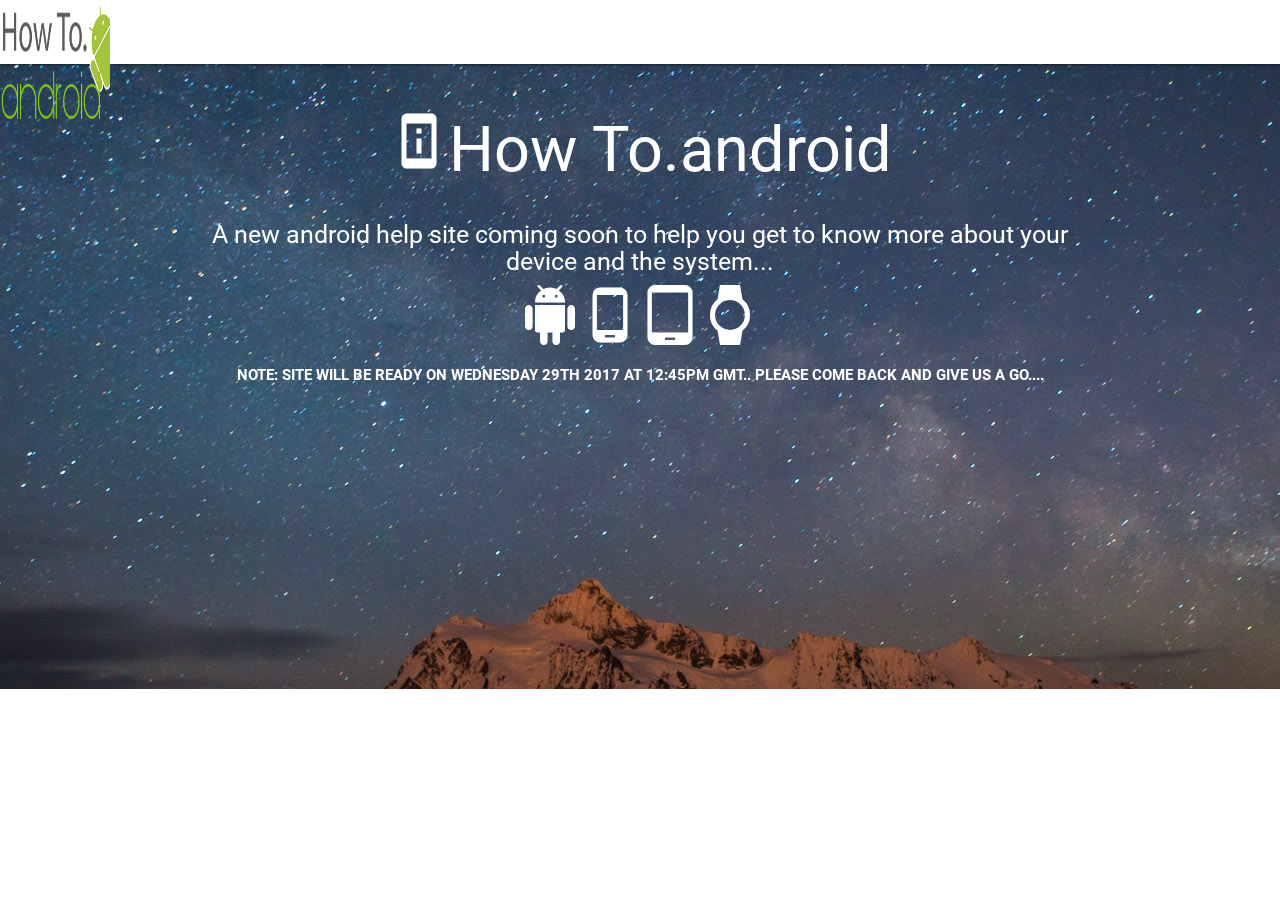
<file: index-coming soon.html>
<!DOCTYPE html>
<html lang="en">
<head>
  <meta http-equiv="Content-Type" content="text/html; charset=UTF-8"/>
  <meta name="viewport" content="width=device-width, initial-scale=1"/>
    <link rel="icon" 
      type="assets/HowTo-Android%20logo.png" 
      href="/assets/HowTo-Android%20logo.png" />
  <title>How To.android</title>

  <!-- CSS  -->
  <link href="https://fonts.googleapis.com/icon?family=Material+Icons" rel="stylesheet">
  <link href="css/materialize.css" type="text/css" rel="stylesheet" media="screen,projection"/>
  <link href="css/style.css" type="text/css" rel="stylesheet" media="screen,projection"/>
</head>
<body>
    
    <!-- START OF NAVBAR-->
  <nav>
    <div class="nav-wrapper">
      <img src="assets/HowTo-Android%20logo.png" height="125" width="110">
      <a href="#" data-activates="nav-mobile" class="button-collapse"><i class="material-icons">apps</i></a>
    </div>
  </nav>

<!-- END OF NAVBAR-->

  <div id="index-banner" class="parallax-container">
    <div class="section no-pad-bot">
      <div class="container">
        <br><br>
        <h1 class="header center white-text text-lighten-2"><i class="medium material-icons">perm_device_information</i>How To.android</h1>
        <div class="row center">
          <h5 class="header col s12 white-text text-lighten-2">A new android help site coming soon to help you get to know more about your device and the system...</h5>
            <a class="white-text text-lighten-2"><i class="medium material-icons">android</i><i class="medium material-icons">phone_android</i><i class="medium material-icons">tablet_android</i><i class="medium material-icons">watch</i></a>
            <p class="white-text text-lighten-2"><b>NOTE: SITE WILL BE READY ON WEDNESDAY 29TH 2017 AT 12:45PM GMT.. PLEASE COME BACK AND GIVE US A GO....</b></p>
        </div>
        <div class="row center">
        </div>
        <br><br>

      </div>
    </div>
    <div class="parallax"><img src="background3.jpeg" alt="Unsplashed background img 1"></div>
  </div>




  <!--  Scripts-->
  <script src="https://code.jquery.com/jquery-2.1.1.min.js"></script>
  <script src="js/materialize.js"></script>
  <script src="js/init.js"></script>

  </body>
</html>
</file>
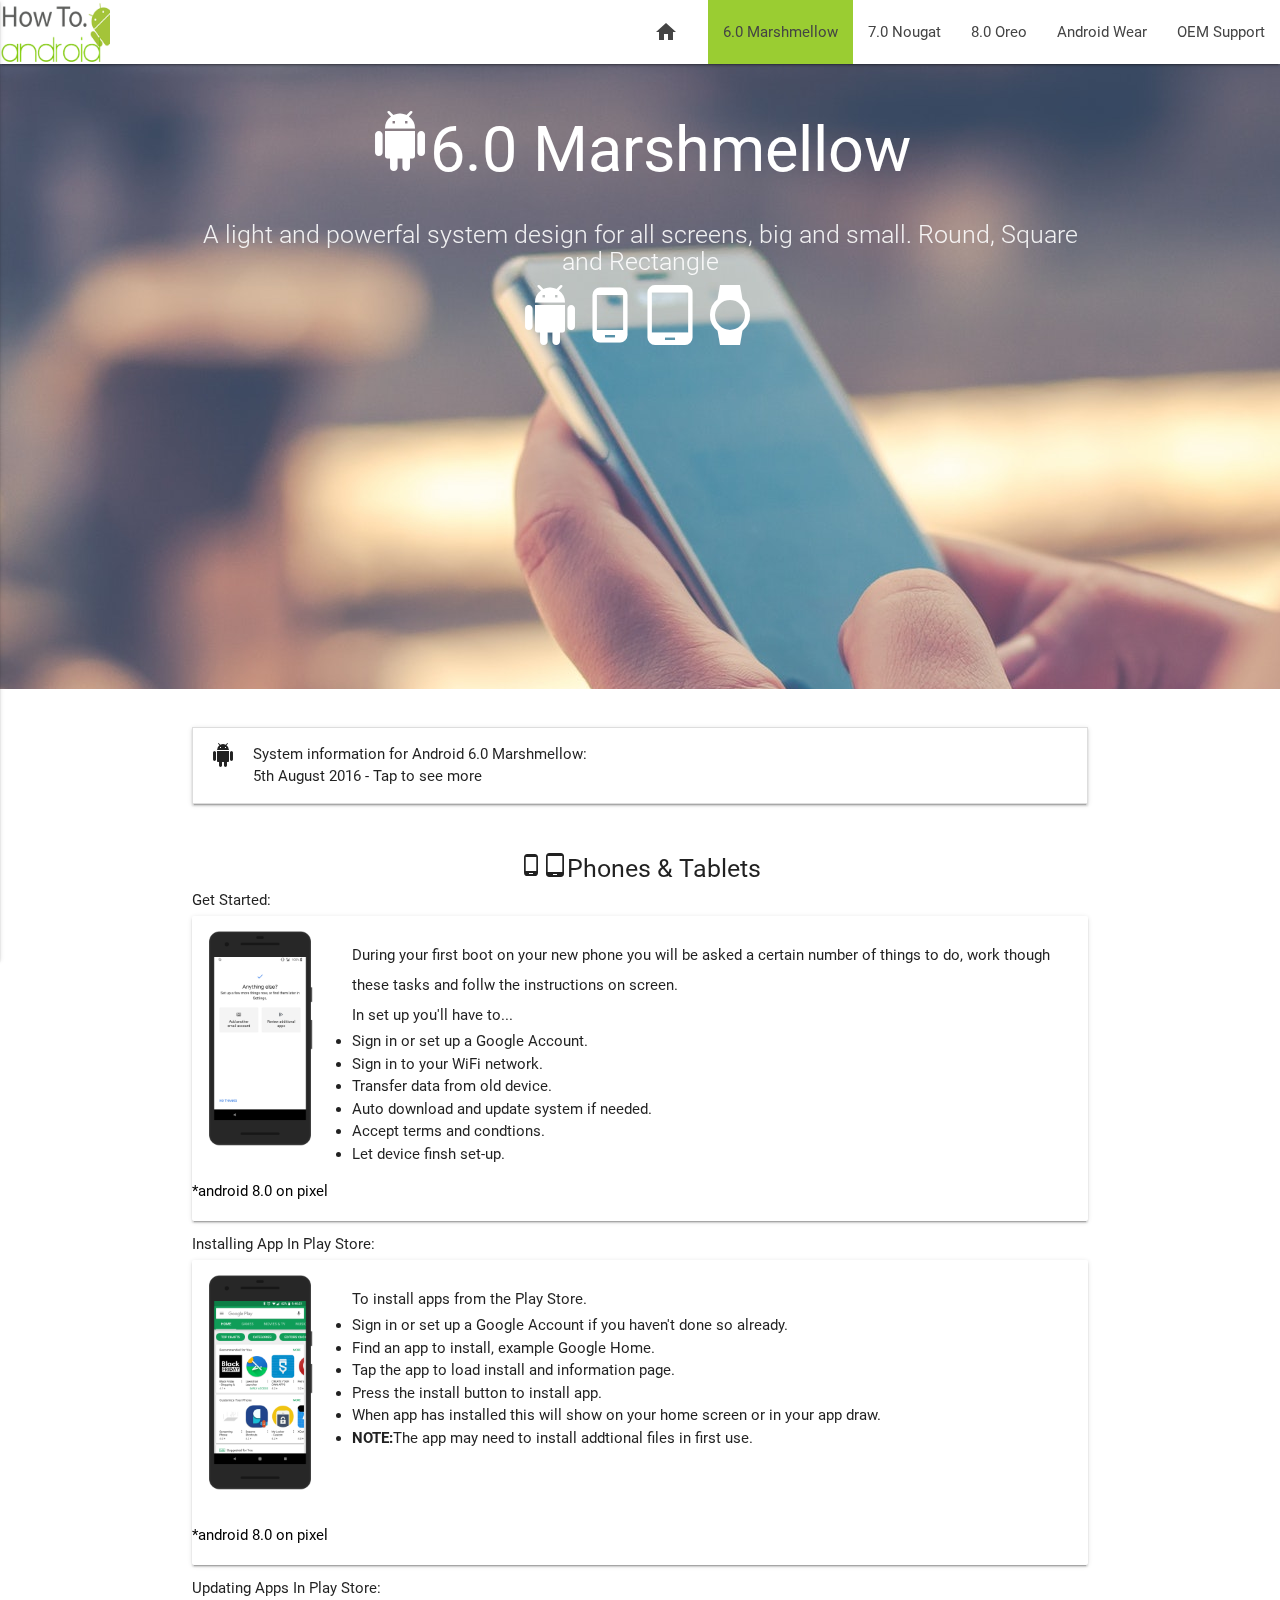
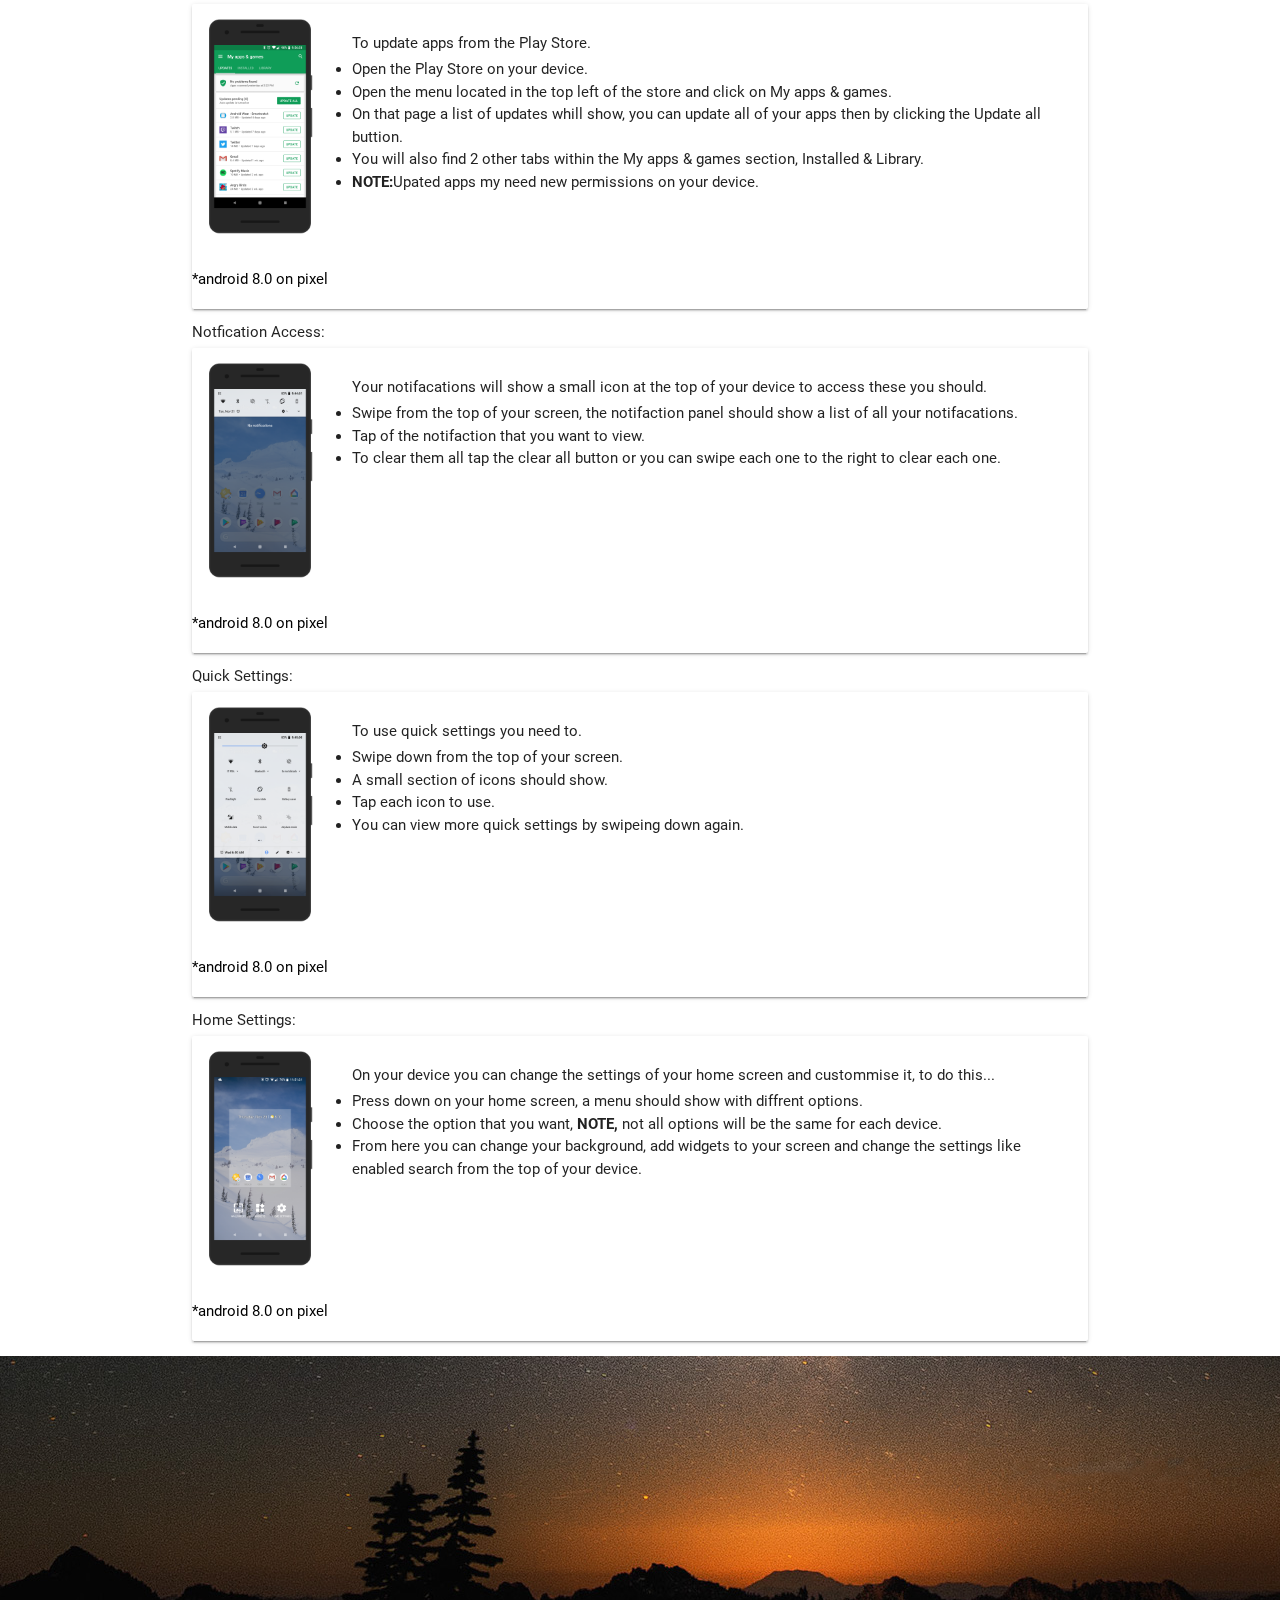
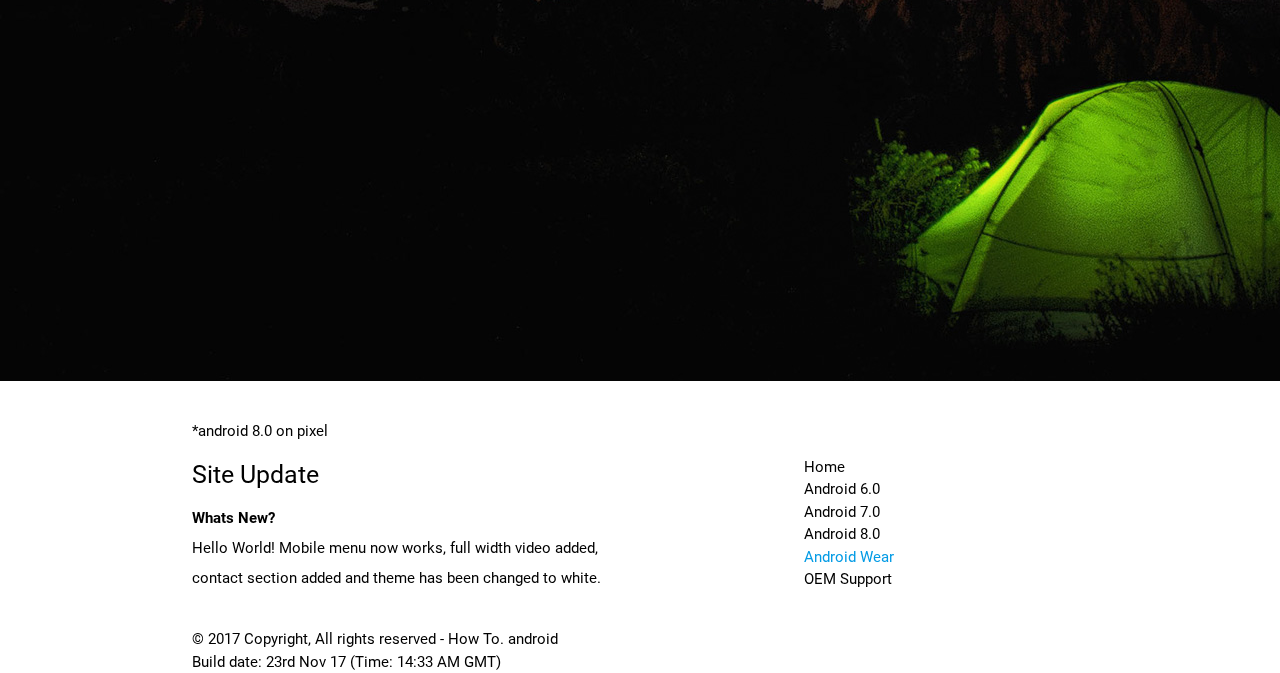
<file: marshmellow.html>
<!DOCTYPE html>
<html lang="en">
<head>
  <meta http-equiv="Content-Type" content="text/html; charset=UTF-8"/>
  <meta name="viewport" content="width=device-width, initial-scale=1"/>
    <link rel="icon" 
      type="assets/HowTo-Android%20logo.png" 
      href="/assets/HowTo-Android%20logo.png" />
  <title>How To.android</title>

  <!-- CSS  -->
  <link href="https://fonts.googleapis.com/icon?family=Material+Icons" rel="stylesheet">
  <link href="css/materialize.css" type="text/css" rel="stylesheet" media="screen,projection"/>
  <link href="css/style.css" type="text/css" rel="stylesheet" media="screen,projection"/>
</head>
<body>
    
    <!-- START OF NAVBAR-->
  <nav>
    <div class="nav-wrapper">
      <img src="assets/HowTo-Android%20logo.png" height="65" width="110">
      <!--<a href="#" data-activates="mobile-demo" class="button-collapse"><i class="material-icons">menu</i></a>-->
      <ul class="right hide-on-med-and-down">
        <li><a href="index.html"><i class="material-icons left">home</i></a></li>  
        <li class="active" style="background-color: yellowgreen" ><a href="marshmellow.html">6.0 Marshmellow</a></li>
        <li><a href="nougat.html">7.0 Nougat</a></li>
        <li><a href="oreo.html">8.0 Oreo</a></li>
        <li><a href="Android%20Wear.html">Android Wear</a></li>
        <li><a href="OEM-MAN-support.html">OEM Support</a></li>
      </ul>
       <ul id="nav-mobile" class="side-nav">
        <img src="assets/HowTo-Android%20logo.png" height="65" width="100">   
        <li><a href="index.html"><i class="material-icons left">home</i>Home</a></li>
        <li><a>Android Systems</a></li> 
        <li class="active" style="background-color: yellowgreen"><a href="marshmellow.html"><i class="material-icons left">android</i>6.0 Marshmellow</a></li>
        <li><a href="nougat.html"><i class="material-icons left">android</i>7.0 Nougat</a></li>
        <li><a href="oreo.html"><i class="material-icons left">android</i>8.0 Oreo</a></li>
        <li><a href="Android%20Wear.html"><i class="material-icons left">android</i>Android Wear</a></li>
        <li><a href="OEM-MAN-support.html"><i class="material-icons left">perm_device_information</i>OEM Support</a></li>
      </ul>
      <a href="#" data-activates="nav-mobile" class="button-collapse"><i class="material-icons">apps</i></a>
    </div>
  </nav>

<!-- END OF NAVBAR-->

  <div id="index-banner" class="parallax-container">
    <div class="section no-pad-bot">
      <div class="container">
        <br><br>
        <h1 class="header center white-text text-lighten-2"><i class="medium material-icons">android</i>6.0 Marshmellow</h1>
        <div class="row center">
          <h5 class="header col s12 light">A light and powerfal system design for all screens, big and small. Round, Square and Rectangle</h5>
            <a class="white-text"><i class="medium material-icons">android</i><i class="medium material-icons">phone_android</i><i class="medium material-icons">tablet_android</i><i class="medium material-icons">watch</i></a>
        </div>
        <div class="row center">
        </div>
        <br><br>

      </div>
    </div>
    <div class="parallax"><img src="marshmellow-bk.jpeg" alt="Unsplashed background img 1"></div>
  </div>

<!-- Info section 1-->
  <div class="container">
    <div class="section"></div>
          <ul class="collapsible" data-collapsible="accordion">
    <li>
      <div class="collapsible-header"><i class="material-icons">android</i>System information for Android 6.0 Marshmellow:<br> 5th August 2016 - Tap to see more</div>
      <div class="collapsible-body"><span><div class="icon-block">
            <h2 class="center black-text"><i class="material-icons">system_update</i></h2>
            <h5 class="center"><b>Current system update &amp; patch</b></h5>
            <h5 class="center">August 05 2016 - FINAL UPDATE</h5>

            <p class="light">By downloading &amp; installing this update it will remove bugs and make your phone more stable, this will also patch your phone with new security fixes to protect your device...</p>
          <p>Go to Settings > System > About Phone, device system information will be located in this section.</p>
              <p><b>PLEASE NOTE&#58;</b> The August patch is the final patch for devices on 6.0 Marshmellow... Please check <b> about phone</b> in settings.</p>
          </div></span></div>
        <div class="icon-block">
          </div>
    </li>
  </ul>   
      </div> 
    
      <!-- Info section 1-->  
    <br>
    <h5 class="center"><i class="material-icons">phone_android</i><i class="material-icons">tablet_android</i>Phones &amp; Tablets</h5>
      
      <!--Card section 1 start-->
      <div class="container" class="row" class="col s10 m5">
          <h6>Get Started:</h6>
    <div class="card horizontal">
      <div class="card-image">
        <img src="assets/pixel-home.png" width="250" height="245">
          <P class="black-text text-lighten-3">*android 8.0 on pixel</P>
      </div>
      <div class="card-stacked">
        <div class="card-content">
          <p>During your first boot on your new phone you will be asked a certain number of things to do, work though these tasks and follw the instructions on screen. <br> In set up you'll have to...</p>
            <oi>
            <li>Sign in or set up a Google Account.</li>
            <li>Sign in to your WiFi network.</li>
            <li>Transfer data from old device.</li>    
            <li>Auto download and update system if needed.</li>    
            <li>Accept terms and condtions.</li>
            <li>Let device finsh set-up.</li>    
            </oi>
        </div>
      </div>
    </div>
  
  <div class="col m5">
      <h6>Installing App In Play Store:</h6>
    <div class="card horizontal">
      <div class="card-image">
        <img src="assets/Play-store-pixel.png" width="250" height="245">
          <P class="black-text text-lighten-3">*android 8.0 on pixel</P>
      </div>
      <div class="card-stacked">
        <div class="card-content">
          <p>To install apps from the Play Store.</p>
            <oi>
            <li>Sign in or set up a Google Account if you haven't done so already.</li>
            <li>Find an app to install, example Google Home.</li>
            <li>Tap the app to load install and information page.</li>    
            <li>Press the install button to install app.</li>    
            <li>When app has installed this will show on your home screen or in your app draw.</li>
            <li><b>NOTE:</b>The app may need to install addtional files in first use.</li>    
            </oi>
        </div>
      </div>
    </div>
  </div>
    <div class="col m5">
        <h6>Updating Apps In Play Store:</h6>
    <div class="card horizontal">
      <div class="card-image">
        <img src="assets/update-store-pixel.png" width="250" height="245">
          <P class="black-text text-lighten-3">*android 8.0 on pixel</P>
      </div>
      <div class="card-stacked">
        <div class="card-content">
          <P>To update apps from the Play Store.</P>
            <oi>
            <li>Open the Play Store on your device.</li>
            <li>Open the menu located in the top left of the store and click on My apps &amp; games.</li>
            <li>On that page a list of updates whill show, you can update all of your apps then by clicking the Update all buttion.</li>    
            <li>You will also find 2 other tabs within the My apps &amp; games section, Installed &amp; Library.</li>    
            <li><b>NOTE:</b>Upated apps my need new permissions on your device.</li>    
            </oi>
            
            
        </div>
      </div>
    </div>
  </div>
    </div>
    <!--Card section 1 end-->
    
    <!--Card section 2 start-->
      <div class="container" class="row" class="col s10 m5">
          <h6>Notfication Access:</h6>
    <div class="card horizontal">
      <div class="card-image">
        <img src="assets/Alerts-pixel.png" width="250" height="245">
          <P class="black-text text-lighten-3">*android 8.0 on pixel</P>
      </div>
      <div class="card-stacked">
        <div class="card-content">
          <p>Your notifacations will show a small icon at the top of your device to access these you should.</p>
            <oi>
            <li>Swipe from the top of your screen, the notifaction panel should show a list of all your notifacations.</li>
            <li>Tap of the notifaction that you want to view.</li> 
            <li>To clear them all tap the clear all button or you can swipe each one to the right to clear each one.</li>    
            </oi>
        </div>
      </div>
    </div>
  
  <div class="col m5">
      <h6>Quick Settings:</h6>
    <div class="card horizontal">
      <div class="card-image">
        <img src="assets/QK-Settings-pixel.png" width="250" height="245">
          <P class="black-text text-lighten-3">*android 8.0 on pixel</P>
      </div>
      <div class="card-stacked">
        <div class="card-content">
          <p>To use quick settings you need to.</p>
            <oi>
            <li>Swipe down from the top of your screen.</li>
            <li>A small section of icons should show.</li>
            <li>Tap each icon to use.</li>
            <li>You can view more quick settings by swipeing down again.</li>    
            </oi>
        </div>
      </div>
    </div>
  </div>
    <div class="col m5">
        <h6>Home Settings:</h6>
    <div class="card horizontal">
      <div class="card-image">
        <img src="assets/pixel-home-settings.png" width="250" height="245">
          <P class="black-text text-lighten-3">*android 8.0 on pixel</P>
      </div>
      <div class="card-stacked">
        <div class="card-content">
          <p>On your device you can change the settings of your home screen and custommise it, to do this...</p>
            <oi>
            <li>Press down on your home screen, a menu should show with diffrent options.</li>
            <li>Choose the option that you want, <b>NOTE,</b> not all options will be the same for each device.</li>
            <li>From here you can change your background, add widgets to your screen and change the settings like enabled search from the top of your device.</li>    
            </oi>
        </div>
      </div>
    </div>
  </div>
    </div>
    
    <!--Card section 2 end-->
    
<!-- START OF CONTACT SECTION-->

  <div class="parallax-container valign-wrapper">
    <div class="section no-pad-bot">
      <div class="container">
        <div class="row center">
            <div class="white-text" class="row">
    <div class="container">  
 <!-- <form id="contact" action="" method="post">
    <h3>Quick Contact</h3>
    <h4>Need Help? Contact us today</h4>
    <fieldset>
      <input placeholder="Your name" type="text" tabindex="1" required autofocus>
    </fieldset>
    <fieldset>
      <input placeholder="Your Email Address" type="email" tabindex="2" required>
    </fieldset>
    <fieldset>
      <textarea placeholder="Type your Message Here...." tabindex="5" required></textarea>
    </fieldset>
    <fieldset>
      <button class="btn-large waves-effect waves-light teal lighten-1" class="center" name="submit" type="submit" id="contact-submit" data-submit="...Sending">Submit</button>
    </fieldset>
  </form> -->
</div>
  </div>
        </div>
      </div>
    </div>
    <div class="parallax"><img src="background3.jpg" alt="Unsplashed background img 3"></div>
  </div> 
    
    <!-- END OF CONTACT SECTION-->

  <footer class="page-footer white">
    <div class="container">
      <div class="row">
              <div class="col l6 s12">
                  <P class="black-text text-lighten-3">*android 8.0 on pixel</P>
                <h5 class="black-text">Site Update</h5>
                <p class="black-text text-lighten-4"><b>Whats New?</b><br> Hello World! Mobile menu now works, full width video added, contact section added and theme has been changed to white.</p>
              </div>
              <div class="col l4 offset-l2 s12">
                <h5 class="white-text">Links</h5>
                <ul>
                  <li><a class="black-text text-lighten-3" href="index.html">Home</a></li>
                  <li><a class="black-text text-lighten-3" href="Marshmellow.html">Android 6.0</a></li>
                  <li><a class="black-text text-lighten-3" href="nougat.html">Android 7.0</a></li>
                  <li><a class="black-text text-lighten-3" href="oreo.html">Android 8.0</a></li>
                  <li><a class="disabled" class="black-text text-lighten-3" href="#!">Android Wear</a></li>
                  <li><a class="black-text text-lighten-3" href="OEM-MAN-support.html">OEM Support</a></li> 
                </ul>
              </div>
            </div>
          </div>
          <div class="black-text" class="footer-copyright">
            <div class="container">
                © 2017 Copyright, All rights reserved - <a class="black-text text-lighten-3" href="#">How To. android</a> <br> Build date: 23rd Nov 17 (Time: 14:33 AM GMT)
           <!-- <a class="grey-text text-lighten-4 right" href="#!">More Links</a> This isn't in use at the moment..-->
            </div>
          </div>
  </footer>


  <!--  Scripts-->
  <script src="https://code.jquery.com/jquery-2.1.1.min.js"></script>
  <script src="js/materialize.js"></script>
  <script src="js/init.js"></script>

  </body>
</html>
</file>
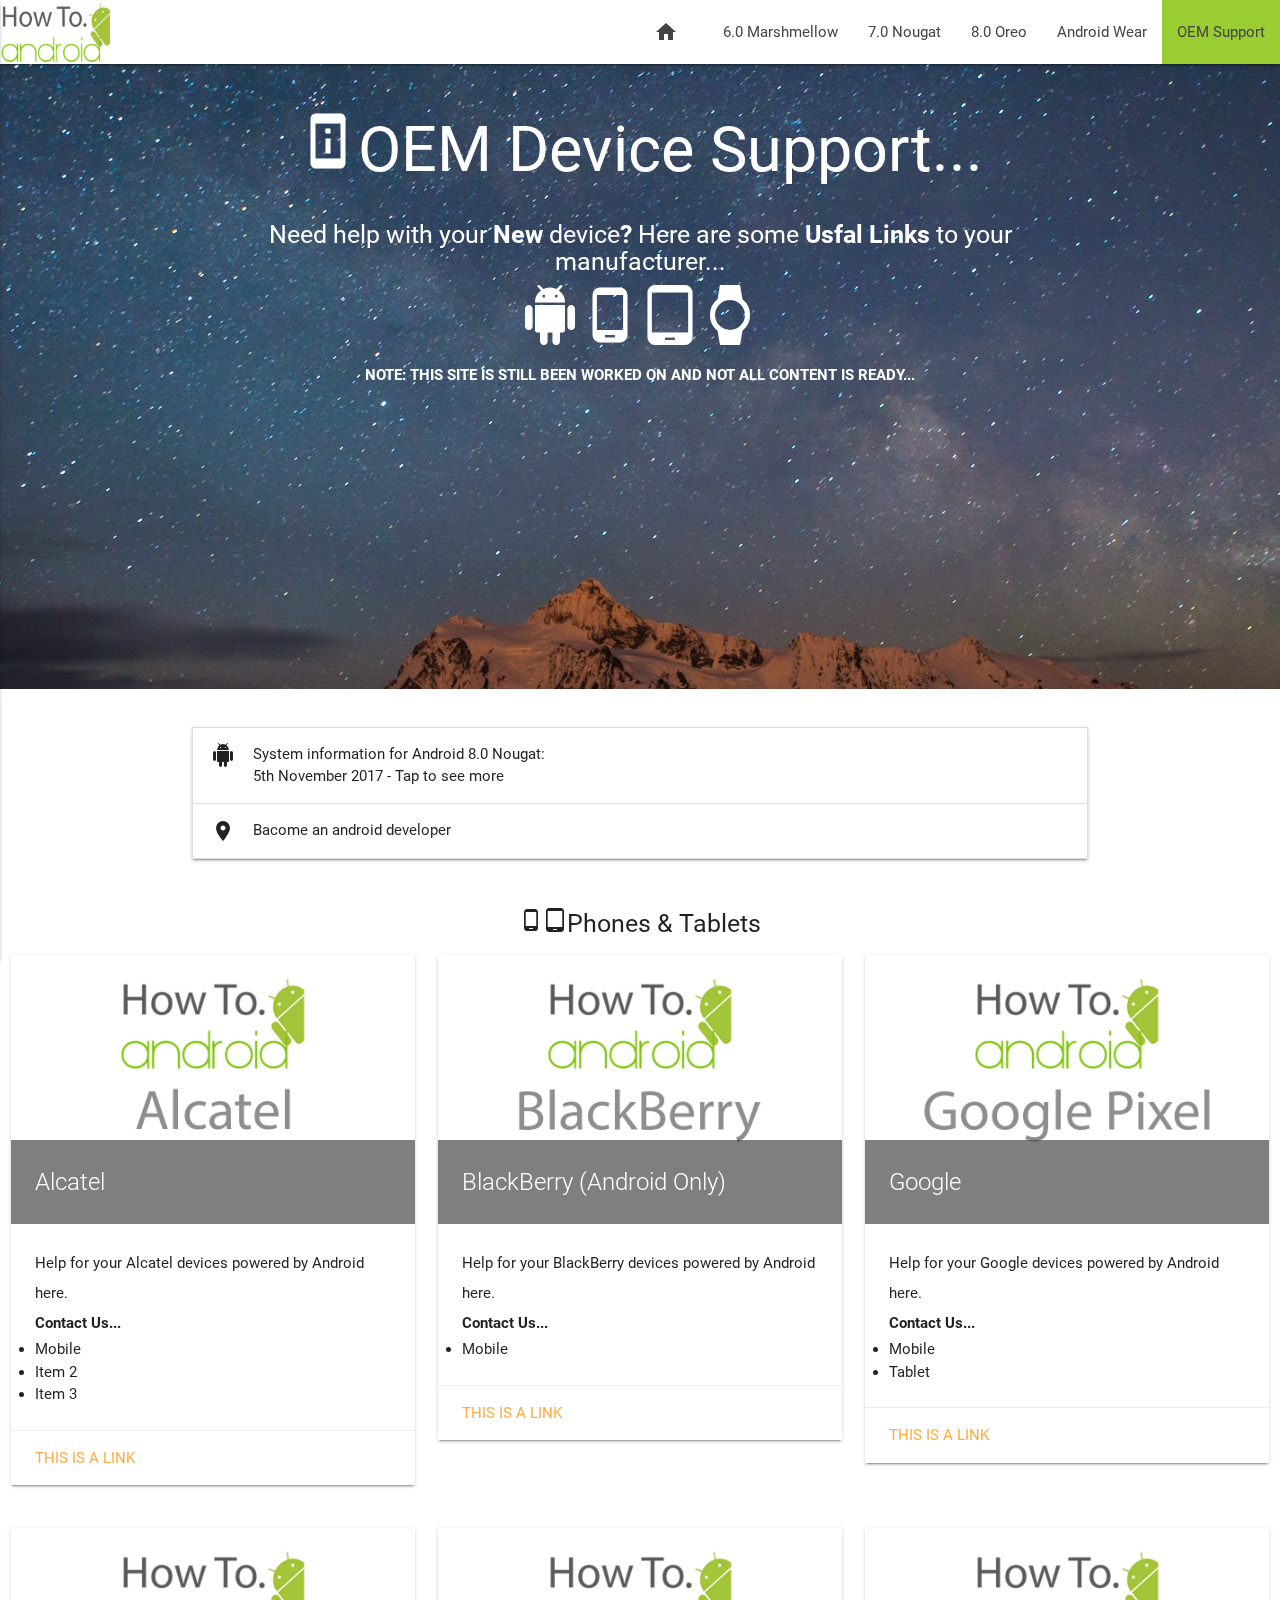
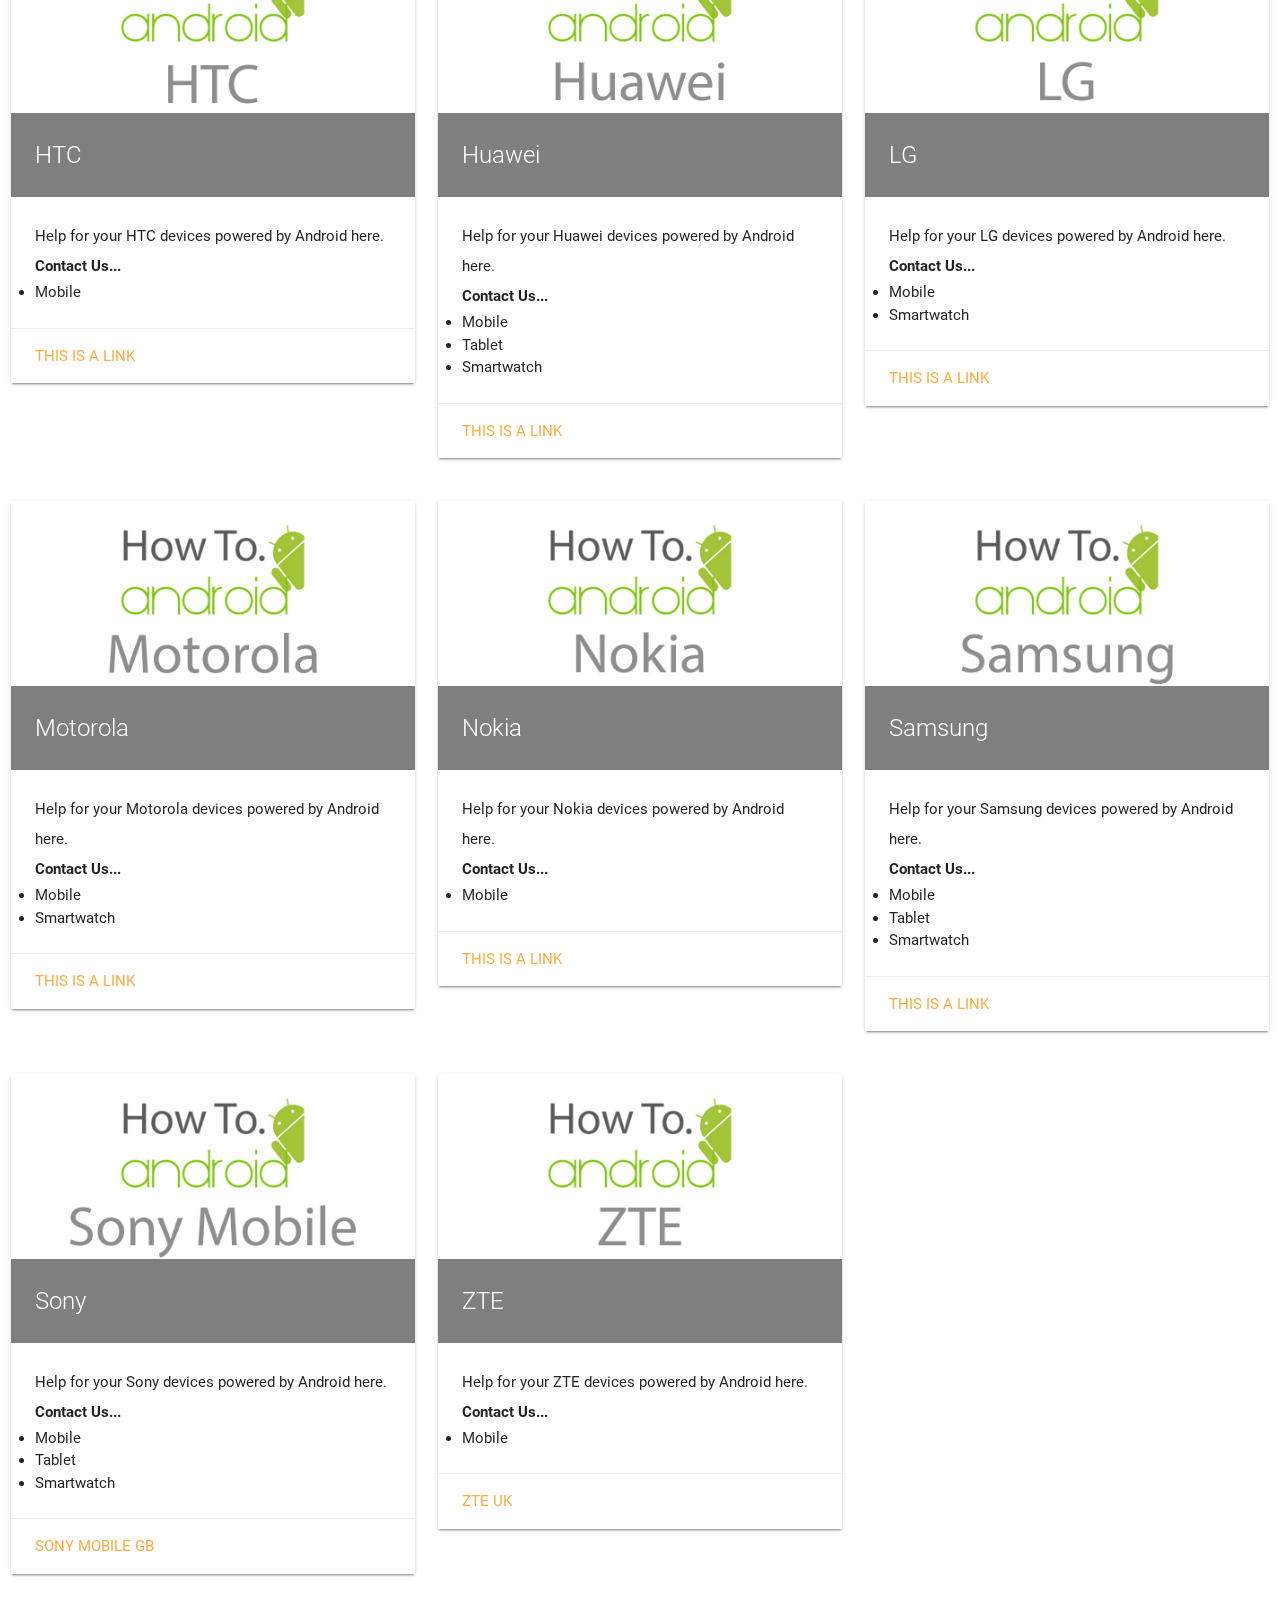
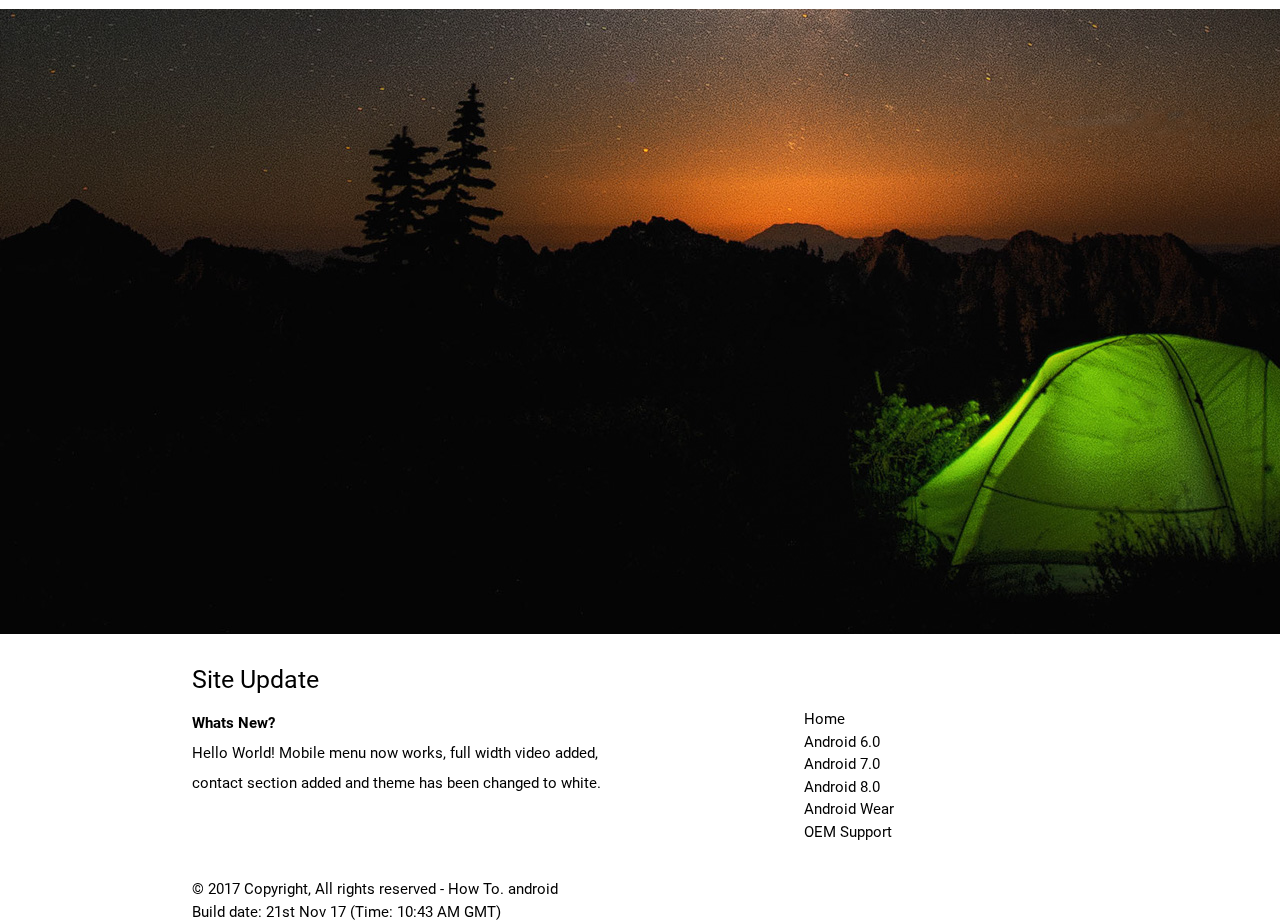
<file: OEM-MAN-support.html>
<!DOCTYPE html>
<html lang="en">
<head>
  <meta http-equiv="Content-Type" content="text/html; charset=UTF-8"/>
  <meta name="viewport" content="width=device-width, initial-scale=1"/>
    <link rel="icon" 
      type="assets/HowTo-Android%20logo.png" 
      href="/assets/HowTo-Android%20logo.png" />
  <title>How To.android</title>

  <!-- CSS  -->
  <link href="https://fonts.googleapis.com/icon?family=Material+Icons" rel="stylesheet">
  <link href="css/materialize.css" type="text/css" rel="stylesheet" media="screen,projection"/>
  <link href="css/style.css" type="text/css" rel="stylesheet" media="screen,projection"/>
</head>
<body>
    
    <!-- START OF NAVBAR-->
  <nav>
    <div class="nav-wrapper">
      <img src="assets/HowTo-Android%20logo.png" height="65" width="110">
      <!--<a href="#" data-activates="mobile-demo" class="button-collapse"><i class="material-icons">menu</i></a>-->
      <ul class="right hide-on-med-and-down">
        <li><a href="index.html"><i class="material-icons left">home</i></a></li>  
        <li><a href="marshmellow.html">6.0 Marshmellow</a></li>
        <li><a href="Nougat.html">7.0 Nougat</a></li>
        <li><a href="Oreo.html">8.0 Oreo</a></li>
        <li><a href="Android%20Wear.html">Android Wear</a></li>
        <li class="active" style="background-color: yellowgreen"><a href="OEM-MAN-support.html">OEM Support</a></li>
      </ul>
       <ul id="nav-mobile" class="side-nav">
        <img src="assets/HowTo-Android%20logo.png" height="65" width="100">   
        <li><a href="index.html"><i class="material-icons left">home</i>Home</a></li>
        <li><a>Android Systems</a></li> 
        <li><a href="marshmellow.html"><i class="material-icons left">android</i>6.0 Marshmellow</a></li>
        <li><a href="Nougat.html"><i class="material-icons left">android</i>7.0 Nougat</a></li>
        <li><a href="Oreo.html"><i class="material-icons left">android</i>8.0 Oreo</a></li>
        <li><a href="Android%20Wear.html"><i class="material-icons left">android</i>Android Wear</a></li>
        <li><a class="active" style="background-color: yellowgreen" href="OEM-MAN-support.html"><i class="material-icons left">perm_device_information</i>OEM Support</a></li>   
      </ul>
      <a href="#" data-activates="nav-mobile" class="button-collapse"><i class="material-icons">apps</i></a>
    </div>
  </nav>

<!-- END OF NAVBAR-->

  <div id="index-banner" class="parallax-container">
    <div class="section no-pad-bot">
      <div class="container">
        <br><br>
        <h1 class="header center white-text text-lighten-2"><i class="medium material-icons">perm_device_information</i>OEM Device Support...</h1>
        <div class="row center">
          <h5 class="header col s12 white-text text-lighten-2">Need help with your <b>New</b> device<b>?</b> Here are some <b>Usfal Links</b> to your manufacturer...</h5>
            <a class="white-text text-lighten-2"><i class="medium material-icons">android</i><i class="medium material-icons">phone_android</i><i class="medium material-icons">tablet_android</i><i class="medium material-icons">watch</i></a>
            <p class="white-text text-lighten-2"><b>NOTE: THIS SITE IS STILL BEEN WORKED ON AND NOT ALL CONTENT IS READY...</b></p>
        </div>
        <div class="row center">
        </div>
        <br><br>

      </div>
    </div>
    <div class="parallax"><img src="background3.jpeg" alt="Unsplashed background img 1"></div>
  </div>

<!-- Info section 1-->
  <div class="container">
    <div class="section"></div>
          <ul class="collapsible" data-collapsible="accordion">
    <li>
      <div class="collapsible-header"><i class="material-icons">android</i>System information for Android 8.0 Nougat:<br> 5th November 2017 - Tap to see more</div>
      <div class="collapsible-body"><span><div class="icon-block">
            <h2 class="center black-text"><i class="material-icons">system_update</i></h2>
            <h5 class="center"><b>Current system update &amp; patch</b></h5>
            <h5 class="center">November 05 2017</h5>

            <p class="light">By downloading &amp; installing this update it will remove bugs and make your phone more stable, this will also patch your phone with new security fixes to protect your device...</p>
              <p><b>PLEASE NOTE&#58;</b> This update will not be rolled-out to all Android devices...</p>
              <a href="https://source.android.com/security/bulletin/2017-11-01" class="btn-large waves-effect waves-light teal lighten-1" class="center"><i class="material-icons">info</i>More Info</a>
          </div></span></div>
        <div class="icon-block">
          </div>
    </li>
    <li>
      <div class="collapsible-header"><i class="material-icons">place</i>Bacome an android developer</div>
      <div class="collapsible-body"><span>Want to build apps for android? Reach a large consumor base accross a large range of devices. <br>Why build apps for android?<br>  <ol>
        <li>Build and Publish your app for the worlds most popular operating system.</li>
            <li>Get all the material for free via Android Studio</li>
            <li>Your apps work on Chrome OS devices</li>
        </ol></span></div>
        
    </li>
  </ul>
          
      </div> 
      <!-- Info section 1-->
    
    <br>
    <h5 class="center"><i class="material-icons">phone_android</i><i class="material-icons">tablet_android</i>Phones &amp; Tablets</h5>
      
      <!--Card section 1 start-->
      <div class="row">
  <div class="col m4">
    <div class="card">
      <div class="card-image">
        <img src="assets/OME%20Logo%20-%20Alcatel.jpg">
        <span class="card-title" style="width:100%; background: rgba(0, 0, 0, 0.5);">Alcatel</span>
      </div>
      <div class="card-content">
        <p>Help for your Alcatel devices powered by Android here.
          <br>
          <b>Contact Us...</b>
          <br>
          <li>Mobile</li>
          <li>Item 2</li>
          <li>Item 3</li></p>
      </div>
      <div class="card-action">
        <a href="#">This is a link</a>
      </div>
    </div>
  </div>
  <div class="col m4">
    <div class="card">
      <div class="card-image">
        <img src="assets/OME%20Logo%20-%20BlackBerry.jpg">
        <span class="card-title" style="width:100%; background: rgba(0, 0, 0, 0.5);">BlackBerry (Android Only)</span>
      </div>
      <div class="card-content">
        <p>Help for your BlackBerry devices powered by Android here.
          <br>
          <b>Contact Us...</b>
          <br>
          <li>Mobile</li>
          </p>
      </div>
      <div class="card-action">
        <a href="#">This is a link</a>
      </div>
    </div>
  </div>
    <div class="col m4">
    <div class="card">
      <div class="card-image">
        <img src="assets/OME%20Logo%20-%20Google%20Pixel.jpg">
        <span class="card-title" style="width:100%; background: rgba(0, 0, 0, 0.5);">Google</span>
      </div>
      <div class="card-content">
        <p>Help for your Google devices powered by Android here.
          <br>
          <b>Contact Us...</b>
          <br>
          <li>Mobile</li>
          <li>Tablet</li>
         </p>
      </div>
      <div class="card-action">
        <a href="#">This is a link</a>
      </div>
    </div>
    </div>
  </div>
    <!--Card section 1 end-->
    
    <!--start of card section 2-->

<div class="row">
  <div class="col m4">
    <div class="card">
      <div class="card-image">
        <img src="assets/OME%20Logo%20-%20HTC.jpg">
        <span class="card-title" style="width:100%; background: rgba(0, 0, 0, 0.5);">HTC</span>
      </div>
      <div class="card-content">
        <p>Help for your HTC devices powered by Android here.
          <br>
          <b>Contact Us...</b>
          <br>
          <li>Mobile</li>
          </p>
      </div>
      <div class="card-action">
        <a href="#">This is a link</a>
      </div>
    </div>
  </div>
  <div class="col m4">
    <div class="card">
      <div class="card-image">
        <img src="assets/OME%20Logo%20-%20Huawei.jpg">
        <span class="card-title" style="width:100%; background: rgba(0, 0, 0, 0.5);">Huawei</span>
      </div>
      <div class="card-content">
         <p>Help for your Huawei devices powered by Android here.
          <br>
          <b>Contact Us...</b>
          <br>
          <li>Mobile</li>
          <li>Tablet</li>
          <li>Smartwatch</li>
          </p>
      </div>
      <div class="card-action">
        <a href="#">This is a link</a>
      </div>
    </div>
  </div>
    <div class="col m4">
    <div class="card">
      <div class="card-image">
        <img src="assets/OME%20Logo%20-%20LG.jpg">
        <span class="card-title" style="width:100%; background: rgba(0, 0, 0, 0.5);">LG</span>
      </div>
      <div class="card-content">
         <p>Help for your LG devices powered by Android here.
          <br>
          <b>Contact Us...</b>
          <br>
          <li>Mobile</li>
          <li>Smartwatch</li>
         </p>
      </div>
      <div class="card-action">
        <a href="#">This is a link</a>
      </div>
    </div>
  </div>
</div>

<!-- end of card section 2-->
    
    <!--start of card section 3-->

<div class="row">
  <div class="col m4">
    <div class="card">
      <div class="card-image">
        <img src="assets/OME%20Logo%20-%20Motorola.jpg">
        <span class="card-title" style="width:100%; background: rgba(0, 0, 0, 0.5);">Motorola</span>
      </div>
      <div class="card-content">
         <p>Help for your Motorola devices powered by Android here.
          <br>
          <b>Contact Us...</b>
          <br>
          <li>Mobile</li>
          <li>Smartwatch</li>
          </p>
      </div>
      <div class="card-action">
        <a href="#">This is a link</a>
      </div>
    </div>
  </div>
  <div class="col m4">
    <div class="card">
      <div class="card-image">
        <img src="assets/OME%20Logo%20-%20Nokia.jpg">
        <span class="card-title" style="width:100%; background: rgba(0, 0, 0, 0.5);">Nokia</span>
      </div>
      <div class="card-content">
         <p>Help for your Nokia devices powered by Android here.
          <br>
          <b>Contact Us...</b>
          <br>
          <li>Mobile</li>
          </p>
      </div>
      <div class="card-action">
        <a href="#">This is a link</a>
      </div>
    </div>
  </div>
    <div class="col m4">
    <div class="card">
      <div class="card-image">
        <img src="assets/OME%20Logo%20-%20Samsung.jpg">
        <span class="card-title" style="width:100%; background: rgba(0, 0, 0, 0.5);">Samsung</span>
      </div>
      <div class="card-content">
         <p>Help for your Samsung devices powered by Android here.
          <br>
          <b>Contact Us...</b>
          <br>
          <li>Mobile</li>
          <li>Tablet</li>
          <li>Smartwatch</li></p>
      </div>
      <div class="card-action">
        <a href="#">This is a link</a>
      </div>
    </div>
  </div>
</div>

<!-- end of card section 3-->
    
<!--start of card section 4-->

<div class="row">
  <div class="col m4">
    <div class="card">
      <div class="card-image">
        <img src="assets/OME%20Logo%20-%20Sony.jpg">
        <span class="card-title" style="width:100%; background: rgba(0, 0, 0, 0.5);">Sony</span>
      </div>
      <div class="card-content">
         <p>Help for your Sony devices powered by Android here.
          <br>
          <b>Contact Us...</b>
          <br>
          <li>Mobile</li>
          <li>Tablet</li>
          <li>Smartwatch</li></p>
      </div>
      <div class="card-action">
        <a href="https://support.sonymobile.com/gb/contactUs/">Sony Mobile GB</a>
      </div>
    </div>
  </div>
  <div class="col m4">
    <div class="card">
      <div class="card-image">
        <img src="assets/OME%20Logo%20-%20ZTE.jpg">
        <span class="card-title" style="width:100%; background: rgba(0, 0, 0, 0.5);">ZTE</span>
      </div>
      <div class="card-content">
        <p>Help for your ZTE devices powered by Android here.
          <br>
          <b>Contact Us...</b>
          <br>
          <li>Mobile</li>
          </p>
      </div>
      <div class="card-action">
        <a href="http://www.ztedevices.co.uk/support/">ZTE UK</a>
      </div>
    </div>
  </div>
</div>

<!-- end of card section 4-->
    
<!-- START OF CONTACT SECTION-->

  <div class="parallax-container valign-wrapper">
    <div class="section no-pad-bot">
      <div class="container">
        <div class="row center">
            <div class="white-text" class="row">
    <div class="container">  
 <!-- <form id="contact" action="" method="post">
    <h3>Quick Contact</h3>
    <h4>Need Help? Contact us today</h4>
    <fieldset>
      <input placeholder="Your name" type="text" tabindex="1" required autofocus>
    </fieldset>
    <fieldset>
      <input placeholder="Your Email Address" type="email" tabindex="2" required>
    </fieldset>
    <fieldset>
      <textarea placeholder="Type your Message Here...." tabindex="5" required></textarea>
    </fieldset>
    <fieldset>
      <button class="btn-large waves-effect waves-light teal lighten-1" class="center" name="submit" type="submit" id="contact-submit" data-submit="...Sending">Submit</button>
    </fieldset>
  </form> -->
</div>
  </div>
        </div>
      </div>
    </div>
    <div class="parallax"><img src="background3.jpg" alt="Unsplashed background img 3"></div>
  </div> 
    
    <!-- END OF CONTACT SECTION-->

  <footer class="page-footer white">
    <div class="container">
      <div class="row">
              <div class="col l6 s12">
                <h5 class="black-text">Site Update</h5>
                <p class="black-text text-lighten-4"><b>Whats New?</b><br> Hello World! Mobile menu now works, full width video added, contact section added and theme has been changed to white.</p>
              </div>
              <div class="col l4 offset-l2 s12">
                <h5 class="white-text">Links</h5>
                <ul>
                  <li><a class="black-text text-lighten-3" href="index.html">Home</a></li>
                  <li><a class="black-text text-lighten-3" href="Marshmellow.html">Android 6.0</a></li>
                  <li><a class="black-text text-lighten-3" href="#!">Android 7.0</a></li>
                  <li><a class="black-text text-lighten-3" href="#!">Android 8.0</a></li>
                  <li><a class="black-text text-lighten-3" href="#!">Android Wear</a></li>
                  <li><a class="black-text text-lighten-3" href="#!">OEM Support</a></li> 
                </ul>
              </div>
            </div>
          </div>
          <div class="black-text" class="footer-copyright">
            <div class="container">
                © 2017 Copyright, All rights reserved - <a class="black-text text-lighten-3" href="#">How To. android</a> <br> Build date: 21st Nov 17 (Time: 10:43 AM GMT)
           <!-- <a class="grey-text text-lighten-4 right" href="#!">More Links</a> This isn't in use at the moment..-->
            </div>
          </div>
  </footer>


  <!--  Scripts-->
  <script src="https://code.jquery.com/jquery-2.1.1.min.js"></script>
  <script src="js/materialize.js"></script>
  <script src="js/init.js"></script>

  </body>
</html>
</file>
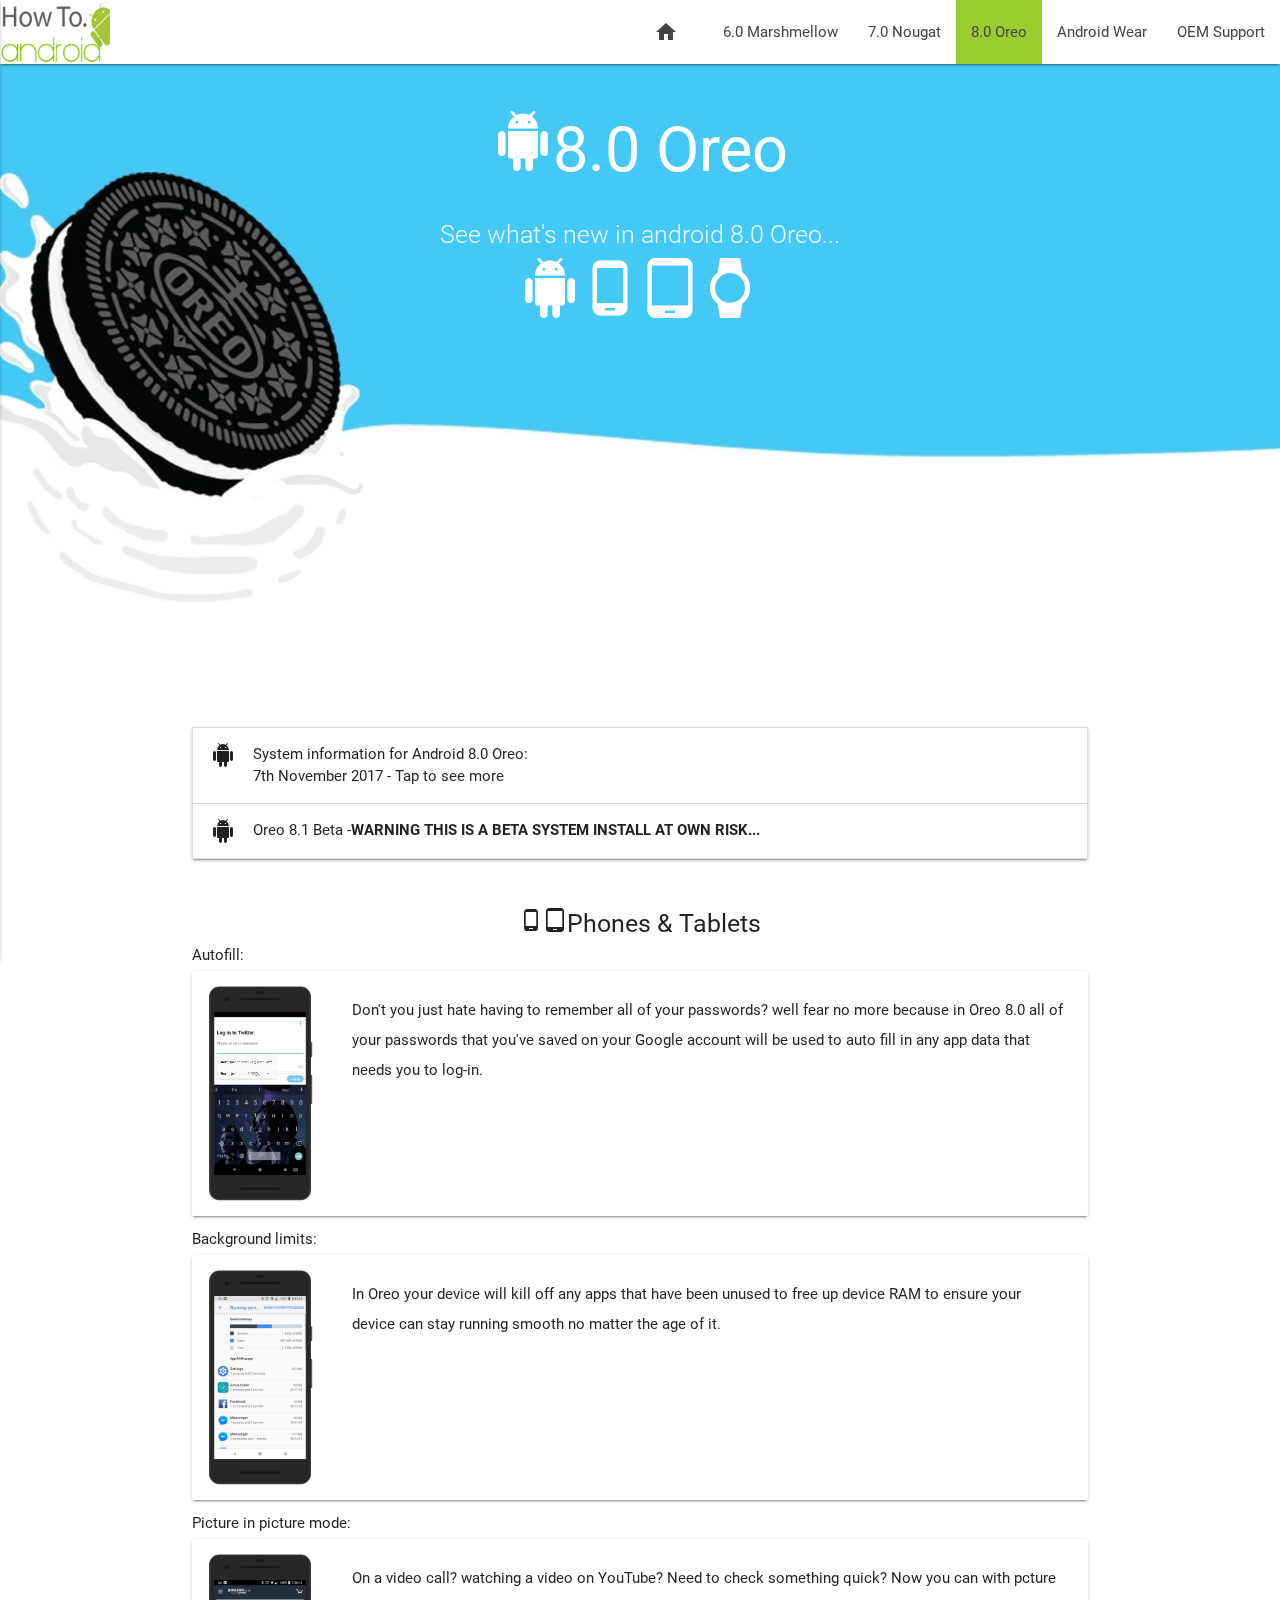
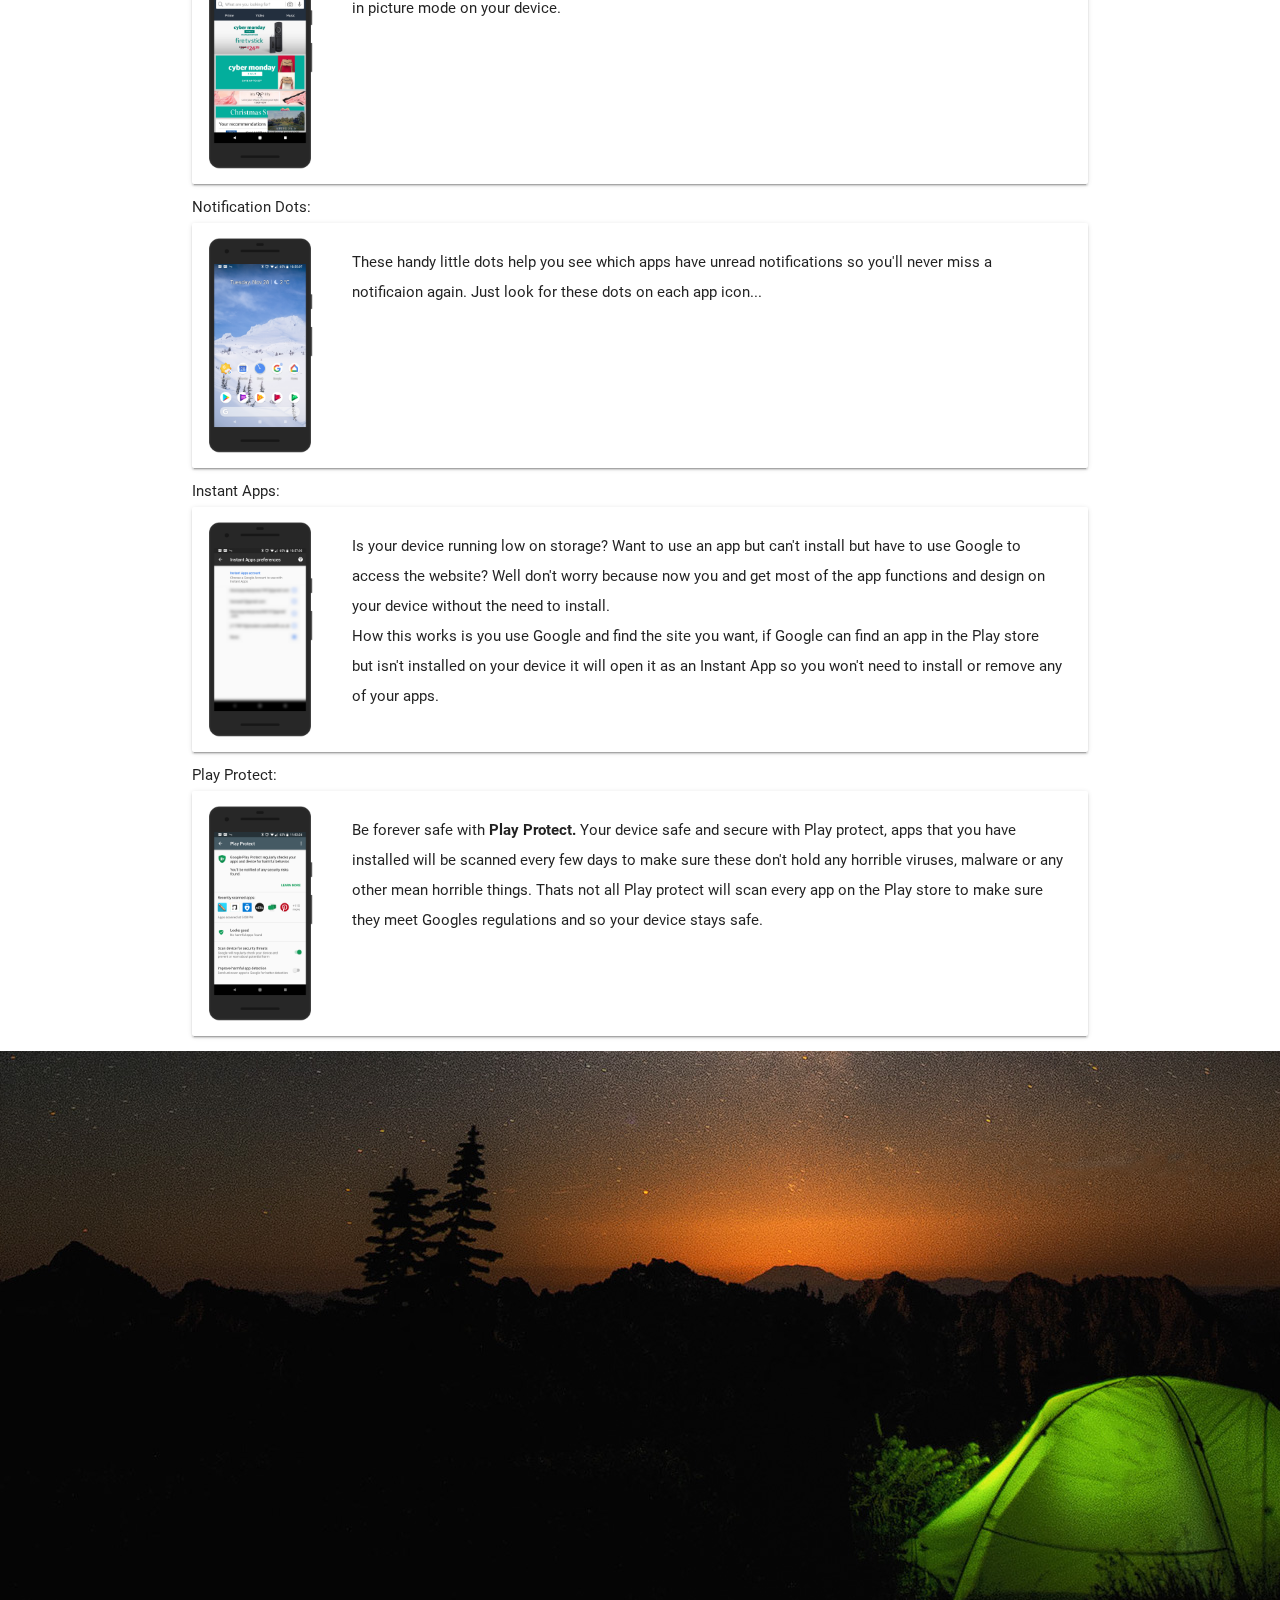
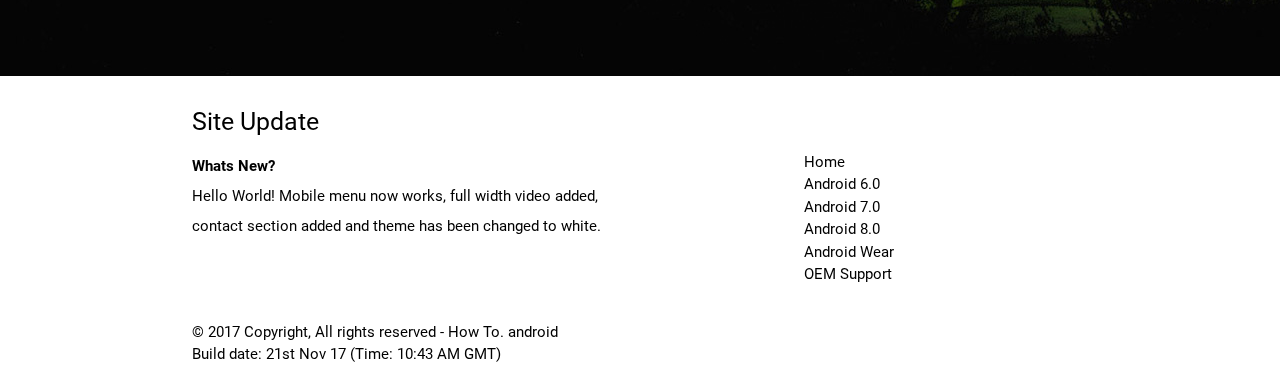
<file: oreo.html>
<!DOCTYPE html>
<html lang="en">
<head>
  <meta http-equiv="Content-Type" content="text/html; charset=UTF-8"/>
  <meta name="viewport" content="width=device-width, initial-scale=1"/>
    <link rel="icon" 
      type="assets/HowTo-Android%20logo.png" 
      href="/assets/HowTo-Android%20logo.png" />
  <title>How To.android</title>

  <!-- CSS  -->
  <link href="https://fonts.googleapis.com/icon?family=Material+Icons" rel="stylesheet">
  <link href="css/materialize.css" type="text/css" rel="stylesheet" media="screen,projection"/>
  <link href="css/style.css" type="text/css" rel="stylesheet" media="screen,projection"/>
</head>
<body>
    
    <!-- START OF NAVBAR-->
  <nav>
    <div class="nav-wrapper">
      <img src="assets/HowTo-Android%20logo.png" height="65" width="110">
      <!--<a href="#" data-activates="mobile-demo" class="button-collapse"><i class="material-icons">menu</i></a>-->
      <ul class="right hide-on-med-and-down">
        <li><a href="index.html"><i class="material-icons left">home</i></a></li>  
        <li><a href="marshmellow.html">6.0 Marshmellow</a></li>
        <li><a href="nougat.html">7.0 Nougat</a></li>
        <li class="active" style="background-color: yellowgreen"><a href="oreo.html">8.0 Oreo</a></li>
        <li><a href="Android%20Wear.html">Android Wear</a></li>
        <li><a href="OEM-MAN-support.html">OEM Support</a></li>
      </ul>
       <ul id="nav-mobile" class="side-nav">
        <img src="assets/HowTo-Android%20logo.png" height="65" width="100">   
        <li><a href="index.html"><i class="material-icons left">home</i>Home</a></li>
        <li><a>Android Systems</a></li> 
        <li><a href="marshmellow.html"><i class="material-icons left">android</i>6.0 Marshmellow</a></li>
        <li><a href="Nougat.html"><i class="material-icons left">android</i>7.0 Nougat</a></li>
        <li class="active" style="background-color: yellowgreen"><a href="Oreo.html"><i class="material-icons left">android</i>8.0 Oreo</a></li>
        <li><a href="Android%20Wear.html"><i class="material-icons left">android</i>Android Wear</a></li>
        <li><a href="OEM-MAN-support.html"><i class="material-icons left">perm_device_information</i>OEM Support</a></li>
      </ul>
      <a href="#" data-activates="nav-mobile" class="button-collapse"><i class="material-icons">apps</i></a>
    </div>
  </nav>

<!-- END OF NAVBAR-->

  <div id="index-banner" class="parallax-container">
    <div class="section no-pad-bot">
      <div class="container">
        <br><br>
        <h1 class="header center white-text text-lighten-2"><i class="medium material-icons">android</i>8.0 Oreo</h1>
        <div class="row center">
          <h5 class="header col s12 light">See what's new in android 8.0 Oreo...</h5>
            <a class="white-text"><i class="medium material-icons">android</i><i class="medium material-icons">phone_android</i><i class="medium material-icons">tablet_android</i><i class="medium material-icons">watch</i></a>
        </div>
        <div class="row center">
        </div>
        <br><br>

      </div>
    </div>
    <div class="parallax"><img src="oreo-bk.jpg" alt="Unsplashed background img 1"></div>
  </div>

<!-- Info section 1-->
  <div class="container">
    <div class="section"></div>
          <ul class="collapsible" data-collapsible="accordion">
    <li>
      <div class="collapsible-header"><i class="material-icons">android</i>System information for Android 8.0 Oreo:<br> 7th November 2017 - Tap to see more</div>
      <div class="collapsible-body"><span><div class="icon-block">
            <h2 class="center black-text"><i class="material-icons">system_update</i></h2>
            <h5 class="center"><b>Current system update &amp; patch</b></h5>
            <h5 class="center">November 07 2017</h5>

            <p class="light">By downloading &amp; installing this update it will remove bugs and make your phone more stable, this will also patch your phone with new security fixes to protect your device...</p>
          <p>Go to Settings > System > About Phone, device system information will be located in this section.</p>
              <p><b>PLEASE NOTE&#58;</b> This update will not be rolled-out to all Android devices...</p>
              <a href="https://source.android.com/security/bulletin/2017-11-01" class="btn-large waves-effect waves-light teal lighten-1" class="center"><i class="material-icons">info</i>More Info</a>
          </div></span></div>
        <div class="icon-block">
          </div>
    </li>
               <li>
      <div class="collapsible-header"><i class="material-icons">android</i>Oreo 8.1 Beta - <B>WARNING THIS IS A BETA SYSTEM INSTALL AT OWN RISK...</B></div>
      <div class="collapsible-body"><span><div class="icon-block">
            <h2 class="center black-text"><i class="material-icons">system_update</i></h2>
            <h5 class="center"><b>Current system update &amp; patch</b></h5>
            <h5 class="center"><B>WARNING THIS IS A BETA SYSTEM INSTALL AT OWN RISK...</B></h5>

            <p class="light">Give android 8.1 Oreo a spin before its full release, this update doesn't have a lot to change but will bring a few improvments to your device. If you have a Google Pixel 1st gen you will find the home screen has been update to the Google Pixel 2nd Gen home screen. No major changes to Nexus devices</p>
              <a href="https://www.google.com/android/beta?rapt=AEjHL4OEUttF_BDdF66ZqBwvkle6AVC2Kv4VX3YXFhP3-SfxFULJgbhpIET-XZx3bv3NPxlfLCRH_6Wb1JeDL_ERU7thc1FpoA" class="btn-large waves-effect waves-light teal lighten-1" class="center"><i class="material-icons">info</i>More Info</a>
          </div></span></div>
        <div class="icon-block">
          </div>
              </li></ul>
          
      </div> 
      <!-- Info section 1-->
    
    <br>
    <h5 class="center"><i class="material-icons">phone_android</i><i class="material-icons">tablet_android</i>Phones &amp; Tablets</h5>
      
      <!--Card section 1 start-->
      <div class="container" class="row" class="col s10 m5">
          <h6>Autofill:</h6>
    <div class="card horizontal">
      <div class="card-image">
        <img src="assets/autofill-pixel.png" width="250" height="245">
      </div>
      <div class="card-stacked">
        <div class="card-content">
          <p>Don't you just hate having to remember all of your passwords? well fear no more because in Oreo 8.0 all of your passwords that you've saved on your Google account will be used to auto fill in any app data that needs you to log-in.</p>
        </div>
      </div>
    </div>
  
  <div class="col m5">
      <h6>Background limits:</h6>
    <div class="card horizontal">
      <div class="card-image">
        <img src="assets/ram-pixel.png" width="250" height="245">
      </div>
      <div class="card-stacked">
        <div class="card-content">
          <p>In Oreo your device will kill off any apps that have been unused to free up device RAM to ensure your device can stay running smooth no matter the age of it.</p>
        </div>
      </div>
    </div>
  </div>
    <div class="col m5">
        <h6>Picture in picture mode:</h6>
    <div class="card horizontal">
      <div class="card-image">
        <img src="assets/pic-in-pic-pixel.png" width="250" height="245">
      </div>
      <div class="card-stacked">
        <div class="card-content">
          <p>On a video call? watching a video on YouTube? Need to check something quick? Now you can with pcture in picture mode on your device.</p>
        </div>
      </div>
    </div>
  </div>
    </div>
    <!--Card section 1 end-->
    
    <!--Card section 2 start-->
      <div class="container" class="row" class="col s10 m5">
          <h6>Notification Dots:</h6>
    <div class="card horizontal">
      <div class="card-image">
        <img src="assets/not-dots-pixel.png" width="250" height="245">
      </div>
      <div class="card-stacked">
        <div class="card-content">
          <p>These handy little dots help you see which apps have unread notifications so you'll never miss a notificaion again. Just look for these dots on each app icon...</p>
        </div>
      </div>
    </div>
  
  <div class="col m5">
      <h6> Instant Apps:</h6>
    <div class="card horizontal">
      <div class="card-image">
        <img src="assets/instent%20apps-pixel.png" width="250" height="245">
      </div>
      <div class="card-stacked">
        <div class="card-content">
          <p>Is your device running low on storage? Want to use an app but can't install but have to use Google to access the website? Well don't worry because now you and get most of the app functions and design on your device without the need to install. <br> How this works is you use Google and find the site you want, if Google can find an app in the Play store but isn't installed on your device it will open it as an Instant App so you won't need to install or remove any of your apps.</p>
        </div>
      </div>
    </div>
  </div>
    <div class="col m5">
        <h6>Play Protect:</h6>
    <div class="card horizontal">
      <div class="card-image">
        <img src="assets/play-protect-pixel.png" width="250" height="245">
      </div>
      <div class="card-stacked">
        <div class="card-content">
          <p>Be forever safe with <b>Play Protect.</b> Your device safe and secure with Play protect, apps that you have installed will be scanned every few days to make sure these don't hold any horrible viruses, malware or any other mean horrible things. Thats not all Play protect will scan every app on the Play store to make sure they meet Googles regulations and so your device stays safe.</p>
        </div>
      </div>
    </div>
  </div>
    </div>
    
    <!--Card section 2 end-->
    
<!-- START OF CONTACT SECTION-->

  <div class="parallax-container valign-wrapper">
    <div class="section no-pad-bot">
      <div class="container">
        <div class="row center">
            <div class="white-text" class="row">
    <div class="container">  
 <!-- <form id="contact" action="" method="post">
    <h3>Quick Contact</h3>
    <h4>Need Help? Contact us today</h4>
    <fieldset>
      <input placeholder="Your name" type="text" tabindex="1" required autofocus>
    </fieldset>
    <fieldset>
      <input placeholder="Your Email Address" type="email" tabindex="2" required>
    </fieldset>
    <fieldset>
      <textarea placeholder="Type your Message Here...." tabindex="5" required></textarea>
    </fieldset>
    <fieldset>
      <button class="btn-large waves-effect waves-light teal lighten-1" class="center" name="submit" type="submit" id="contact-submit" data-submit="...Sending">Submit</button>
    </fieldset>
  </form> -->
</div>
  </div>
        </div>
      </div>
    </div>
    <div class="parallax"><img src="background3.jpg" alt="Unsplashed background img 3"></div>
  </div> 
    
    <!-- END OF CONTACT SECTION-->

  <footer class="page-footer white">
    <div class="container">
      <div class="row">
              <div class="col l6 s12">
                <h5 class="black-text">Site Update</h5>
                <p class="black-text text-lighten-4"><b>Whats New?</b><br> Hello World! Mobile menu now works, full width video added, contact section added and theme has been changed to white.</p>
              </div>
              <div class="col l4 offset-l2 s12">
                <h5 class="white-text">Links</h5>
                <ul>
                  <li><a class="black-text text-lighten-3" href="index.html">Home</a></li>
                  <li><a class="black-text text-lighten-3" href="Marshmellow.html">Android 6.0</a></li>
                  <li><a class="black-text text-lighten-3" href="#!">Android 7.0</a></li>
                  <li><a class="black-text text-lighten-3" href="#!">Android 8.0</a></li>
                  <li><a class="black-text text-lighten-3" href="#!">Android Wear</a></li>
                  <li><a class="black-text text-lighten-3" href="#!">OEM Support</a></li> 
                </ul>
              </div>
            </div>
          </div>
          <div class="black-text" class="footer-copyright">
            <div class="container">
                © 2017 Copyright, All rights reserved - <a class="black-text text-lighten-3" href="#">How To. android</a> <br> Build date: 21st Nov 17 (Time: 10:43 AM GMT)
           <!-- <a class="grey-text text-lighten-4 right" href="#!">More Links</a> This isn't in use at the moment..-->
            </div>
          </div>
  </footer>


  <!--  Scripts-->
  <script src="https://code.jquery.com/jquery-2.1.1.min.js"></script>
  <script src="js/materialize.js"></script>
  <script src="js/init.js"></script>

  </body>
</html>
</file>
<file: css/style.css>
/* Custom Stylesheet */
/**
 * Use this file to override Materialize files so you can update
 * the core Materialize files in the future
 *
 * Made By MaterializeCSS.com
 */

nav ul a,
nav .brand-logo {
  color: #444;
}

p {
  line-height: 2rem;
}

.button-collapse {
  color: #111111;
}

.parallax-container {
  min-height: 625px;
  line-height: 0;
  height: auto;
  color: rgba(255,255,255,.9);
}
  .parallax-container .section {
    width: 100%;
  }

@media only screen and (max-width : 992px) {
  .parallax-container .section {
    position: absolute;
    top: 40%;
      animation-name:
  }
  #index-banner .section {
    top: 10%;
  }
}

@media only screen and (max-width : 600px) {
  #index-banner .section {
    top: 0;
  }
}

.icon-block {
  padding: 0 15px;
}
.icon-block .material-icons {
  font-size: inherit;
}

footer.page-footer {
  margin: 0;
}
</file>
